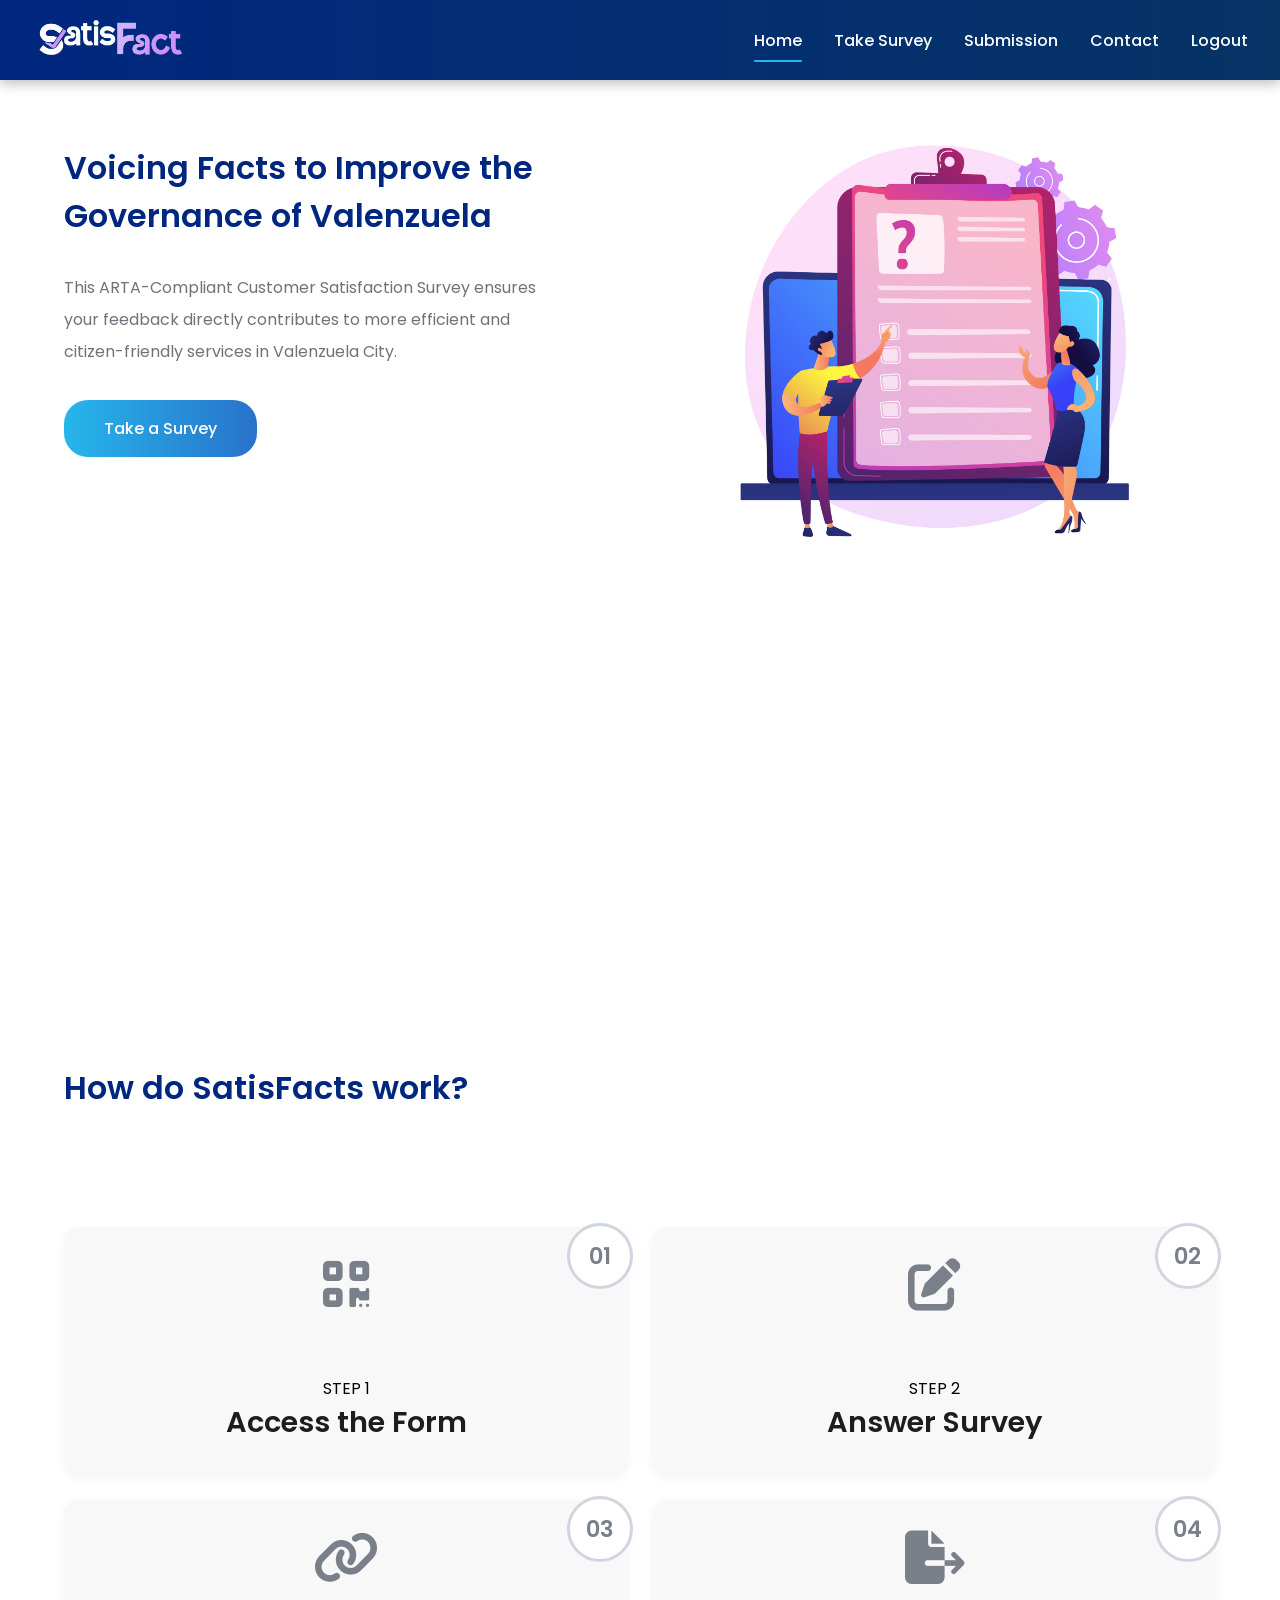
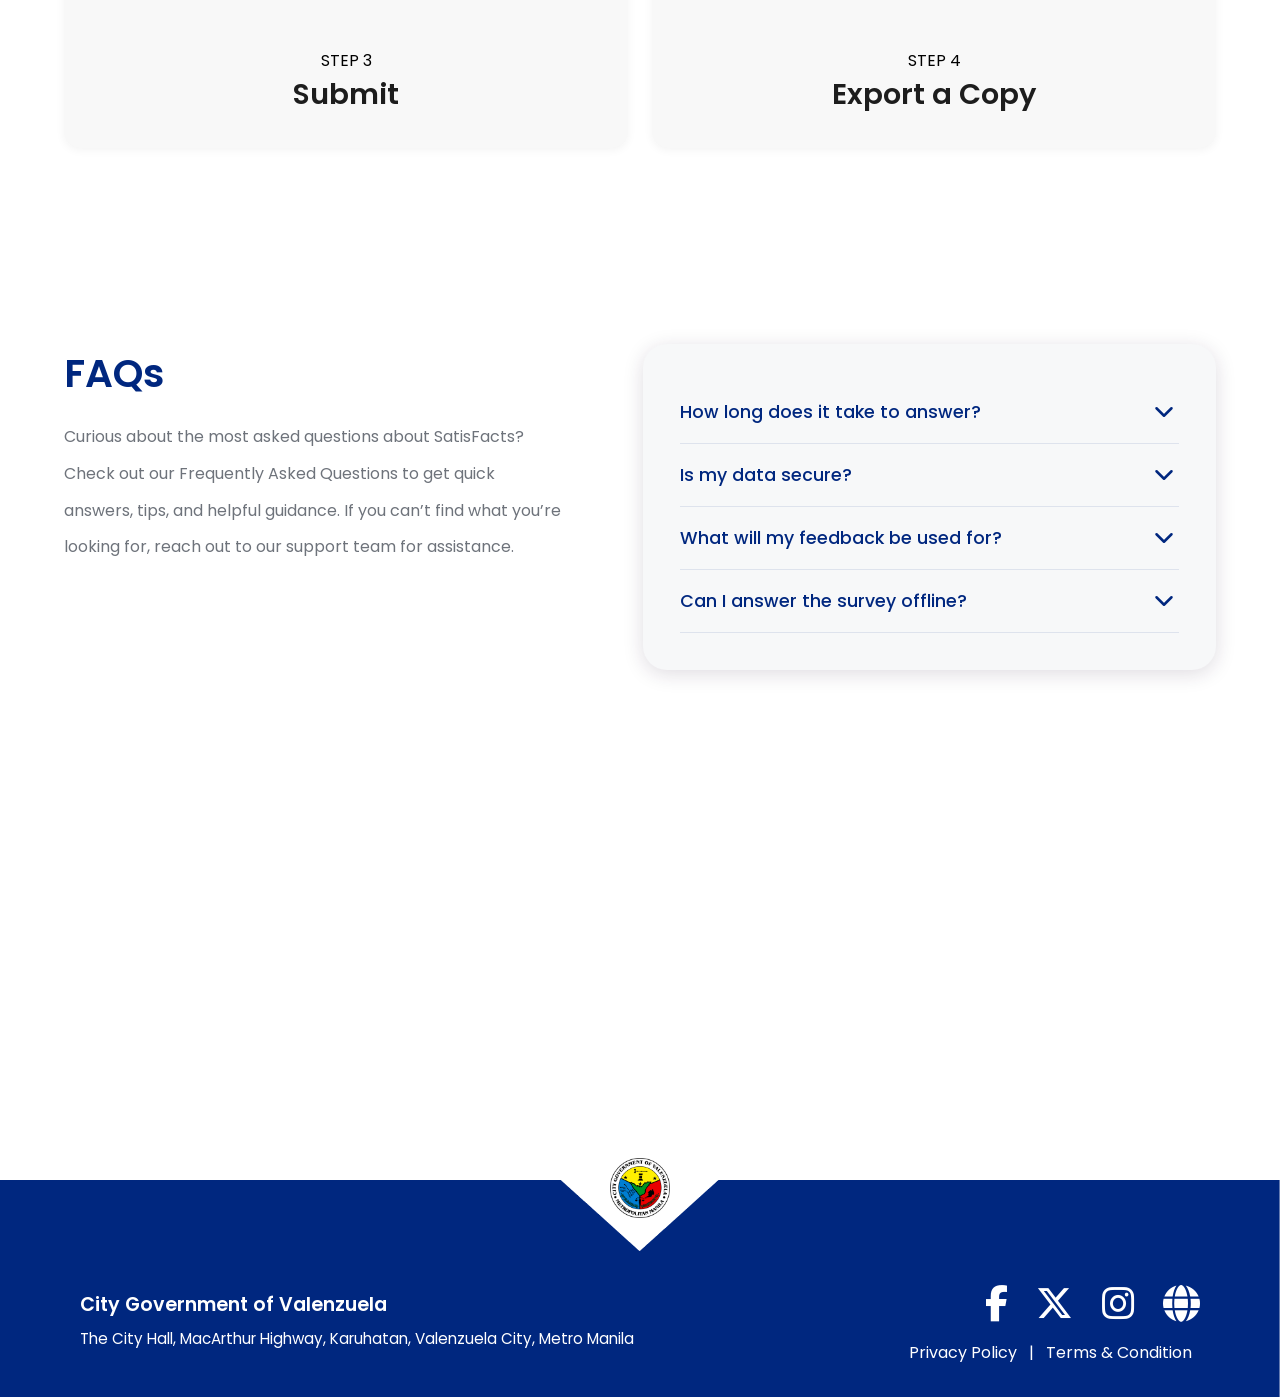
<file: index.html>
<!DOCTYPE html>
<html lang="en">
<head>
    <meta charset="UTF-8">
    <meta name="viewport" content="width=device-width, initial-scale=1.0">
    <title>SatisFacts</title>
    <link rel="stylesheet" href="style.css">
    <link rel="stylesheet" href="https://cdnjs.cloudflare.com/ajax/libs/font-awesome/6.6.0/css/all.min.css">
</head>
<body>
    
    <div class="top-nav">
        <div class="nav-logo">
            <a href="#">
                <img src="assets/satisfacts-logo-2.png" alt="satisfacts-logo">
            </a>
        </div>

        <div class="menu-toggle" id="menu-toggle">
            <span></span>
            <span></span>
            <span></span>
        </div>

        <nav class="nav-links" id="nav-links">
            <ul>
                <li><a href="#" class="active">Home</a></li>
                <li><a href="take-survey-page.html">Take Survey</a></li>
                <li><a href="submissions-page.html">Submission</a></li>
                <li><a href="contact-page.html">Contact</a></li>
                <li><a href="#">Logout</a></li>
            </ul>
        </nav>
    </div>

    <section class="landing-cta" id="landing-cta">
        <div class="cta">
            <h1>Voicing Facts to Improve the Governance of Valenzuela</h1>
            <p>
                This ARTA-Compliant Customer Satisfaction Survey ensures your feedback directly contributes 
                to more efficient and citizen-friendly services in Valenzuela City.
            </p>
            <button class="cta-btn" type="submit">Take a Survey</button>
        </div>

        <div class="illustration">
            <img src="assets/illustration.jpg" alt="illustration">
        </div>
    </section>
    
   <section class="how-it-works" id="how-it-works">
        <div class="how-it-works-heading">
            <h1>How do SatisFacts work?</h1>
        </div>

        <div class="steps-container">
            <div class="step-card" data-step="01">
                <i class="fa-solid fa-qrcode"></i>
                <div class="step-details">
                    <span>STEP 1</span>
                    <h3>Access the Form</h3>
                </div>
            </div>

            <div class="step-card" data-step="02">
                <i class="fa-solid fa-pen-to-square"></i>
                <div class="step-details">
                    <span>STEP 2</span>
                    <h3>Answer Survey</h3>
                </div>
            </div>

            <div class="step-card" data-step="03">
                <i class="fa-solid fa-link"></i>
                <div class="step-details">
                    <span>STEP 3</span>
                    <h3>Submit</h3>
                </div>
            </div>

            <div class="step-card" data-step="04">
                <i class="fa-solid fa-file-export"></i>
                <div class="step-details">
                    <span>STEP 4</span>
                    <h3>Export a Copy</h3>
                </div>
            </div>
        </div>
    </section>

    <section class="faqs" id="faqs">
        <div class="faqs-heading" id="faqs-heading">
            <h1>FAQs</h1>       
            
            <p>
                Curious about the most asked questions about SatisFacts? Check out our Frequently Asked Questions to get quick answers, tips, and helpful guidance. If you can’t find what you’re looking for, 
                reach out to our support team for assistance.
            </p>
        </div>

        <div class="faqs-main">
            <div class="faqs-accordion">
                <details>
                    <summary>
                        <span>How long does it take to answer?</span>
                        <svg class="faq-icon" width="24" height="24" viewBox="0 0 24 24" fill="none" stroke="currentColor" stroke-width="2" stroke-linecap="round" stroke-linejoin="round">
                            <polyline points="6 9 12 15 18 9"/>
                        </svg>
                    </summary>

                    <div class="details-content">
                        <p>
                            The survey is designed to be short and simple. On average, it will only take you 2–3 minutes to complete. 
                            Most questions are multiple-choice or rating scales, so you can quickly share your feedback without any hassle.
                        </p>
                    </div>
                </details>

                <details>
                    <summary>
                        <span>Is my data secure?</span>
                        <svg class="faq-icon" width="24" height="24" viewBox="0 0 24 24" fill="none" stroke="currentColor" stroke-width="2" stroke-linecap="round" stroke-linejoin="round">
                            <polyline points="6 9 12 15 18 9"/>
                        </svg>
                    </summary>

                    <div class="details-content">
                        <p>
                            Yes. All responses are encrypted and stored securely in compliance with the Data Privacy Act of 2012. No personal information
                            is required unless you choose to provide it. 
                        </p>
                    </div>
                </details>

                <details>
                    <summary>
                        <span>What will my feedback be used for?</span>
                        <svg class="faq-icon" width="24" height="24" viewBox="0 0 24 24" fill="none" stroke="currentColor" stroke-width="2" stroke-linecap="round" stroke-linejoin="round">
                            <polyline points="6 9 12 15 18 9"/>
                        </svg>
                    </summary>

                    <div class="details-content">
                        <p>
                            Your feedback is used to evaluate and improve government services. Results are analyzed under ARTA standards to make processes more efficient and citizen-friendly. 
                        </p>
                    </div>
                </details>

                <details>
                    <summary>
                        <span>Can I answer the survey offline?</span>
                        <svg class="faq-icon" width="24" height="24" viewBox="0 0 24 24" fill="none" stroke="currentColor" stroke-width="2" stroke-linecap="round" stroke-linejoin="round">
                            <polyline points="6 9 12 15 18 9"/>
                        </svg>
                    </summary>

                    <div class="details-content">
                        <p>
                            Yes. You can complete the survey even without internet. Your answers are saved locally and will sync automatically once you reconnect online.
                        </p>
                    </div>
                </details>
            </div>
        </div>
    </section>

    <footer class="footer">
        <div class="footer-logo">
            <img src="assets/valenzula-logo.png" alt="City Logo">
        </div>
        <div class="footer-content">
            <div class="footer-left">
                <h4>City Government of Valenzuela</h4>
                <p>The City Hall, MacArthur Highway, Karuhatan, Valenzuela City, Metro Manila</p>
            </div>
            <div class="footer-right">
                <div class="footer-socials">
                    <a href="#"><i class="fab fa-facebook-f"></i></a>
                    <a href="#"><i class="fab fa-x-twitter"></i></a>
                    <a href="#"><i class="fab fa-instagram"></i></a>
                    <a href="#"><i class="fas fa-globe"></i></a>
                </div>
                <div class="footer-links">
                    <a href="#">Privacy Policy</a>
                    <span>|</span>
                    <a href="#">Terms & Condition</a>
                </div>
            </div>
        </div>
    </footer>

    <script src="index.js"></script>
    <script src="faqs-accordion.js"></script>
    <script src="cta-btn.js"></script>
</body>
</html>
</file>
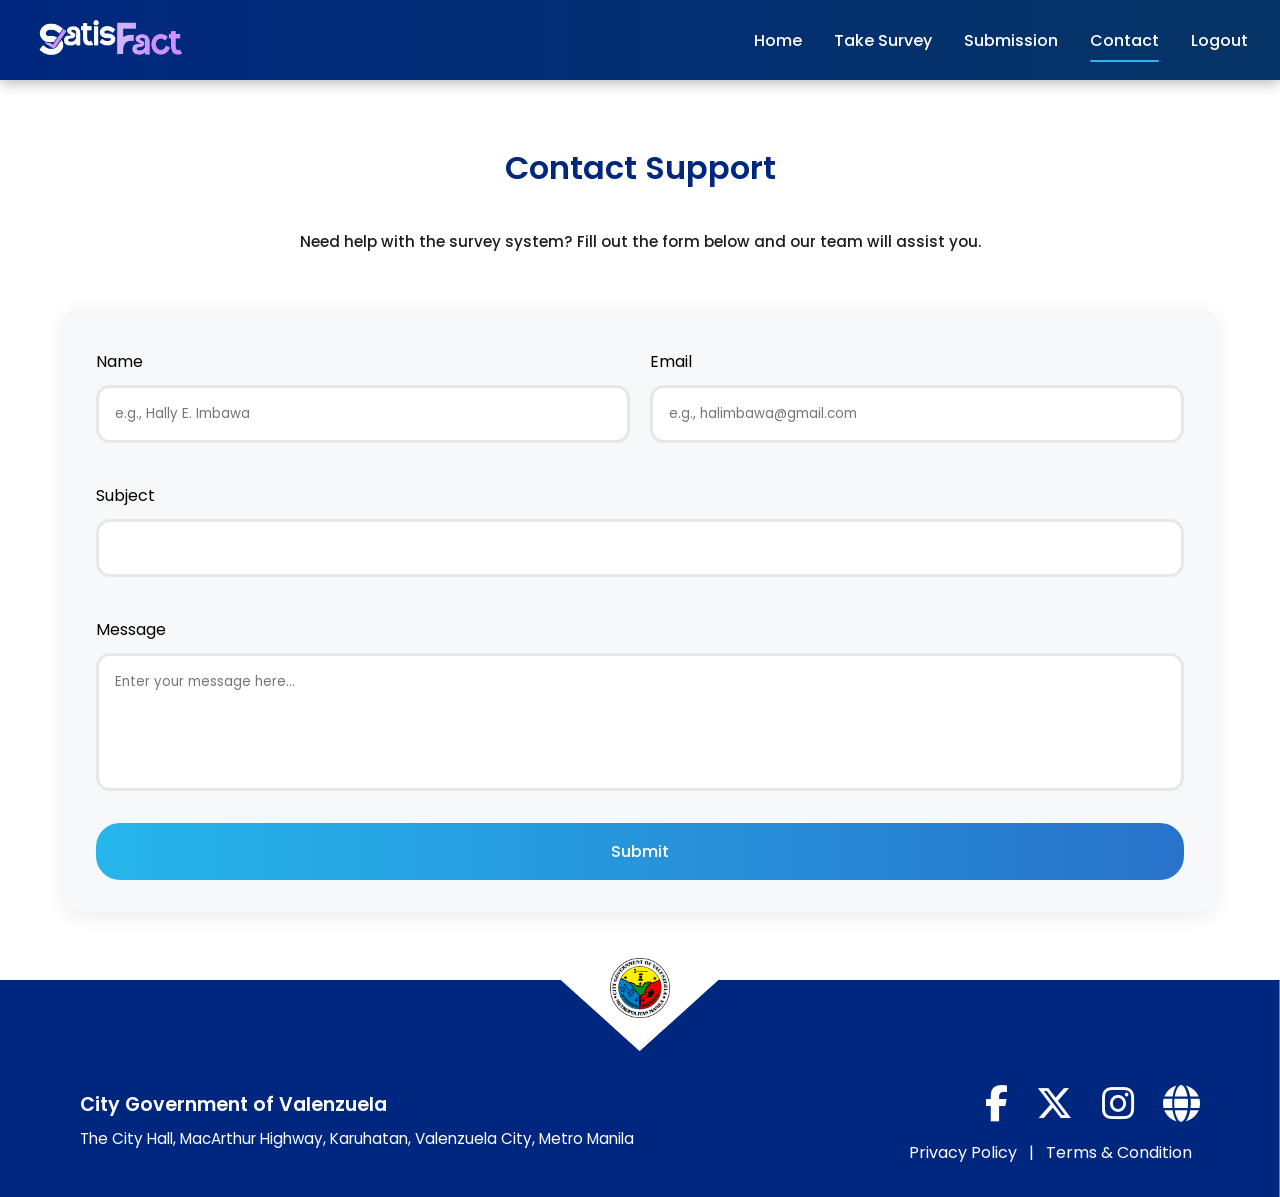
<file: contact-page.html>
<!DOCTYPE html>
<html lang="en">
<head>
    <meta charset="UTF-8">
    <meta name="viewport" content="width=device-width, initial-scale=1.0">
    <title>SatisFacts</title>
    <link rel="stylesheet" href="style.css">
    <link rel="stylesheet" href="https://cdnjs.cloudflare.com/ajax/libs/font-awesome/6.6.0/css/all.min.css">
</head>
<body>
    
    <div class="top-nav">
        <div class="nav-logo">
            <a href="#">
                <img src="assets/satisfacts-logo-2.png" alt="satisfacts-logo">
            </a>
        </div>

        <div class="menu-toggle" id="menu-toggle">
            <span></span>
            <span></span>
            <span></span>
        </div>

        <nav class="nav-links" id="nav-links">
            <ul>
                <li><a href="index.html" >Home</a></li>
                <li><a href="take-survey-page.html">Take Survey</a></li>
                <li><a href="submissions-page.html" >Submission</a></li>
                <li><a href="#" class="active">Contact</a></li>
                <li><a href="#">Logout</a></li>
            </ul>
        </nav>
    </div>

    <section class="contact" id="contact">
        <div class="contact-heading">
            <h1>Contact Support</h1>
            <p>Need help with the survey system? Fill out the form below and our team will assist you.</p>
        </div>

        <form 
            action="" 
            class="contact-form"
        >
            <div class="name-and-email">
                <div class="contact-name">

                    <label for="name">
                        Name
                    </label>

                    <input 
                        type="text" 
                        class="name-input"
                        name="name"
                        placeholder="e.g., Hally E. Imbawa"
                    >                 
                </div>

                <div class="contact-email">

                    <label for="email">
                        Email
                    </label>

                    <input 
                        type="email"
                        class="email-input"
                        name="email"
                        placeholder="e.g., halimbawa@gmail.com"
                    >
                </div>
            </div>

            <div class="contact-subject">
                <label for="subject">
                    Subject
                </label>

                <input 
                    type="text"
                    class="subject-input"
                    name="subject"
                >
            </div>

            <div class="contact-message">
                <label>Message</label>
                <textarea name="message-area" id="message-area" rows="5" placeholder="Enter your message here..."></textarea>
            </div>

            <button type="submit" class="contact-submit-btn">Submit</button>
        </form>
    </section>

    <footer class="footer">
        <div class="footer-logo">
            <img src="assets/valenzula-logo.png" alt="City Logo">
        </div>
        <div class="footer-content">
            <div class="footer-left">
                <h4>City Government of Valenzuela</h4>
                <p>The City Hall, MacArthur Highway, Karuhatan, Valenzuela City, Metro Manila</p>
            </div>
            <div class="footer-right">
                <div class="footer-socials">
                    <a href="#"><i class="fab fa-facebook-f"></i></a>
                    <a href="#"><i class="fab fa-x-twitter"></i></a>
                    <a href="#"><i class="fab fa-instagram"></i></a>
                    <a href="#"><i class="fas fa-globe"></i></a>
                </div>
                <div class="footer-links">
                    <a href="#">Privacy Policy</a>
                    <span>|</span>
                    <a href="#">Terms & Condition</a>
                </div>
            </div>
        </div>
    </footer>

    <script src="index.js"></script>
</body>
</html>
</file>
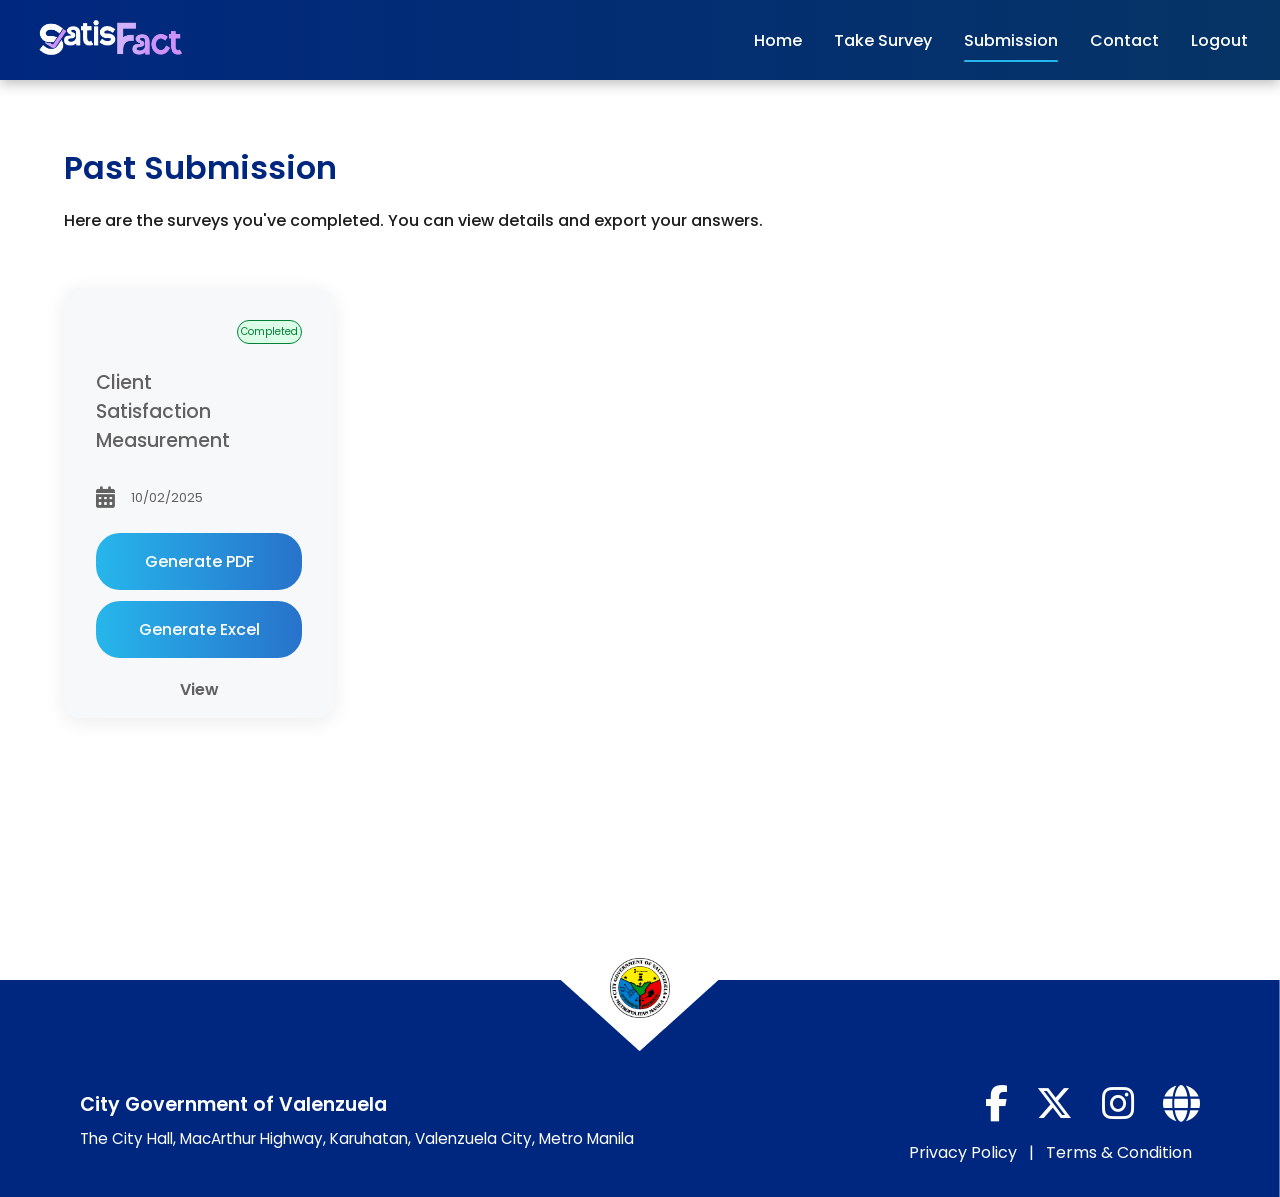
<file: submissions-page.html>
<!DOCTYPE html>
<html lang="en">
<head>
    <meta charset="UTF-8">
    <meta name="viewport" content="width=device-width, initial-scale=1.0">
    <title>SatisFacts</title>
    <link rel="stylesheet" href="style.css">
    <link rel="stylesheet" href="https://cdnjs.cloudflare.com/ajax/libs/font-awesome/6.6.0/css/all.min.css">
</head>
</head>
<body>
    
    <div class="top-nav">
        <div class="nav-logo">
            <a href="#">
                <img src="assets/satisfacts-logo-2.png" alt="satisfacts-logo">
            </a>
        </div>

        <div class="menu-toggle" id="menu-toggle">
            <span></span>
            <span></span>
            <span></span>
        </div>

        <nav class="nav-links" id="nav-links">
            <ul>
                <li><a href="index.html" >Home</a></li>
                <li><a href="take-survey-page.html">Take Survey</a></li>
                <li><a href="#" class="active">Submission</a></li>
                <li><a href="contact-page.html">Contact</a></li>
                <li><a href="#">Logout</a></li>
            </ul>
        </nav>
    </div>

    <section class="submissions" id="submissions">

        <div class="submission-heading">
            <h1>Past Submission</h1>
            <p>Here are the surveys you've completed. You can view details and export your answers.</p>
        </div>

        <div class="submissions-area">
            <div class="submission-card">
                <div class="title-and-status">
                    <div class="status">
                        <span>Completed</span>
                    </div>
                    <div class="title">
                        <h4>Client Satisfaction Measurement</h4>
                    </div>
                </div>

                <div class="date-and-actions">
                    <div class="date">
                        <i class="fa-solid fa-calendar-days"></i>
                        <p>10/02/2025</p>
                    </div>
                    <button class="export-pdf-btn">Generate PDF</button>
                    <button class="export-excel-btn">Generate Excel</button>
                    <button class="view-answer">View</button>

                </div>
            </div>  

            
        </div>
     
    </section>

    

    <footer class="footer">
        <div class="footer-logo">
            <img src="assets/valenzula-logo.png" alt="City Logo">
        </div>
        <div class="footer-content">
            <div class="footer-left">
                <h4>City Government of Valenzuela</h4>
                <p>The City Hall, MacArthur Highway, Karuhatan, Valenzuela City, Metro Manila</p>
            </div>
            <div class="footer-right">
                <div class="footer-socials">
                    <a href="#"><i class="fab fa-facebook-f"></i></a>
                    <a href="#"><i class="fab fa-x-twitter"></i></a>
                    <a href="#"><i class="fab fa-instagram"></i></a>
                    <a href="#"><i class="fas fa-globe"></i></a>
                </div>
                <div class="footer-links">
                    <a href="#">Privacy Policy</a>
                    <span>|</span>
                    <a href="#">Terms & Condition</a>
                </div>
            </div>
        </div>
    </footer>

    <script src="index.js"></script>
</body>
</html>
</file>
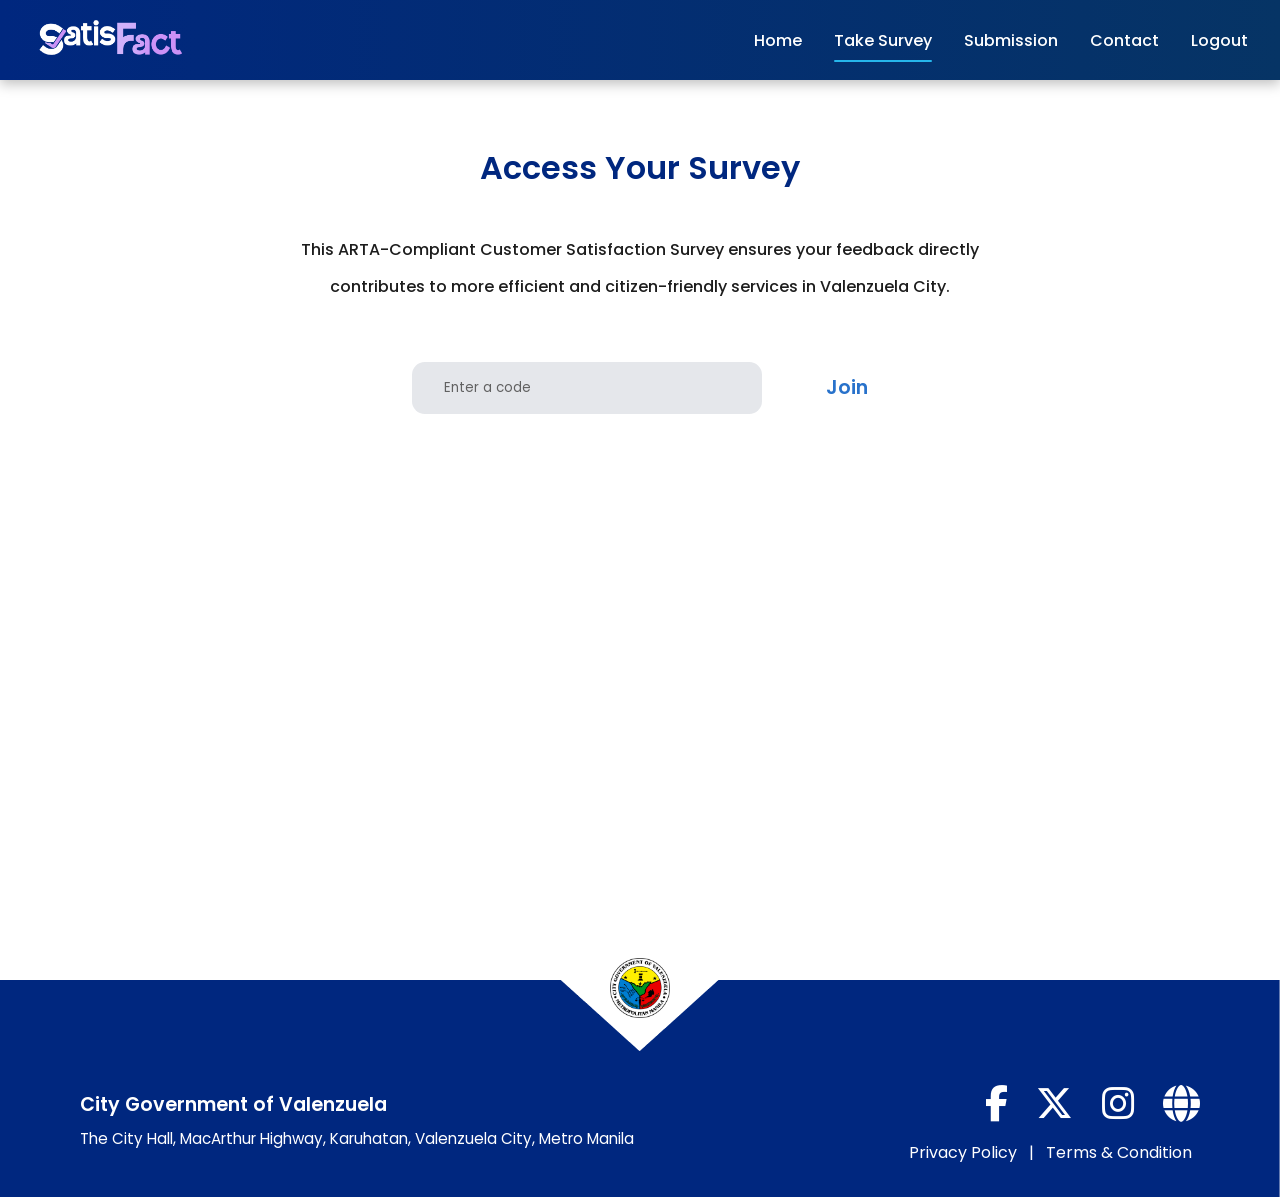
<file: take-survey-page.html>
<!DOCTYPE html>
<html lang="en">
<head>
    <meta charset="UTF-8">
    <meta name="viewport" content="width=device-width, initial-scale=1.0">
    <title>SatisFacts</title>
    <link rel="stylesheet" href="style.css">
    <link rel="stylesheet" href="https://cdnjs.cloudflare.com/ajax/libs/font-awesome/6.6.0/css/all.min.css">

</head>
<body>
    <div class="top-nav">
        <div class="nav-logo">
            <a href="#">
                <img src="assets/satisfacts-logo-2.png" alt="satisfacts-logo">
            </a>
        </div>

        <div class="menu-toggle" id="menu-toggle">
            <span></span>
            <span></span>
            <span></span>
        </div>

        <nav class="nav-links" id="nav-links">
            <ul>
                <li><a href="index.html" >Home</a></li>
                <li><a href="take-survey-page.html" class="active">Take Survey</a></li>
                <li><a href="submissions-page.html">Submission</a></li>
                <li><a href="contact-page.html">Contact</a></li>
                <li><a href="#">Logout</a></li>
            </ul>
        </nav>
    </div>

    <section class="take-survey" id="take-survey">
        <h1>Access Your Survey</h1>
        <p>
            This ARTA-Compliant Customer Satisfaction Survey ensures your feedback directly contributes to
            more efficient and citizen-friendly services in Valenzuela City.
        </p>

        <div class="survey-code">
            <input 
                type="number" 
                class="code-input"
                placeholder="Enter a code"
            >
            <button 
                type="submit" 
                class="code-submit-btn">
                Join
            </button>
        </div>
    </section>

    <footer class="footer">
        <div class="footer-logo">
            <img src="assets/valenzula-logo.png" alt="City Logo">
        </div>
        <div class="footer-content">
            <div class="footer-left">
                <h4>City Government of Valenzuela</h4>
                <p>The City Hall, MacArthur Highway, Karuhatan, Valenzuela City, Metro Manila</p>
            </div>
            <div class="footer-right">
                <div class="footer-socials">
                    <a href="#"><i class="fab fa-facebook-f"></i></a>
                    <a href="#"><i class="fab fa-x-twitter"></i></a>
                    <a href="#"><i class="fab fa-instagram"></i></a>
                    <a href="#"><i class="fas fa-globe"></i></a>
                </div>
                <div class="footer-links">
                    <a href="#">Privacy Policy</a>
                    <span>|</span>
                    <a href="#">Terms & Condition</a>
                </div>
            </div>
        </div>
    </footer>

    <script src="index.js"></script>
</body>
</html>
</file>
<file: style.css>
@import url('https://fonts.googleapis.com/css2?family=Poppins:ital,wght@0,100;0,200;0,300;0,400;0,500;0,600;0,700;0,800;0,900;1,100;1,200;1,300;1,400;1,500;1,600;1,700;1,800;1,900&display=swap');

* {
    margin: 0;
    padding: 0;
    box-sizing: border-box;
    list-style: none;
    font-family: "Poppins";
}

body {
    display: flex;
    flex-direction: column;
}

section {
    min-height: 100vh;
    display: flex;
    width: 100%;
    padding: 6rem 10rem;
}

/*  NAVIGATION BAR  */

.top-nav {
    display: flex;
    align-items: center;
    justify-content: space-between;
    padding: 0 5rem;
    height: 80px;
    background: linear-gradient(90deg, #00277F 0%,  #063465 100%);
    box-shadow: 0 4px 12px hsla(0, 0%, 0%, 0.25);
    position: sticky;
    top: 0;
    z-index: 9999;
}

.nav-logo img {
    height: 60px;
    width: auto;
}

.nav-links ul {
    display: flex;
    gap: 4rem;
}

.nav-links li a {
    position: relative;
    text-decoration: none;
    color: #FFFFFF;
    font-size: 1rem;
    font-weight: 500;
    transition: color 0.3s;
}

.nav-links li a::after {
    content: '';
    position: absolute;
    left: 0;
    bottom: -10px;
    width: 0;
    height: 2px;
    background-color: #26B6EB;
    border-radius: 999px;
    transition: width 0.3s ease;
}

.nav-links li a:hover {
    color: #ddf3ff; 
}

.nav-links li a:hover::after,
.nav-links li a.active::after {
    width: 100%;
}

.menu-toggle {
    display: none;
    flex-direction: column;
    justify-content: space-between;
    width: 25px;
    height: 18px;
    cursor: pointer;
}

.menu-toggle span {
    display: block;
    height: 3px;
    width: 100%;
    background-color: #FFFFFF;
    border-radius: 2px;
    transition: all 0.3s ease;
    transform-origin: center;
}

/*  LANDING SECTION   */

.landing-cta {
    display: flex;
    flex-direction:  row;
    justify-content: space-between;
    align-items: flex-start;
    gap: 2rem;
    width: 100%;
}

.cta {
    display: flex;
    flex: 0.5;
    flex-direction: column;
    gap: 2rem;
}

.cta h1 {
    font-weight: 600;
    font-size: 39px;
    color: #00277F;
    width: 90%;
}

.cta p {
    font-weight: 400;
    font-size: 1rem;
    line-height: 2rem;
    color: #6e737b;
    width: 85%;
}

.cta button {
    width: 193px;
    padding: 1rem;
    border: none;
    background: linear-gradient(90deg, #26B6EB, #2872CB, #9D56CD);
    background-size: 200%;
    color: #FFFFFF;
    font-weight: 500;
    font-size: 1rem;
    border-radius: 24px;
    transition: background-position 0.5s ease;
    cursor: pointer;
}

.cta button:hover {
    background-position: right center;
}

.illustration {
    flex: 0.5;
    display: flex;
    justify-content: center;
    align-items: center;
    margin-bottom: 2rem;
}

.illustration img {
    width: 100%;
    max-width: 500px; 
    height: auto;
    object-fit: contain;
}

/*  HOW IT WORKS SECTION    */

.how-it-works {
    display: flex;
    flex-direction: column;
    justify-content: center;
    gap: 3rem;
    width: 100%;
}

.how-it-works-heading h1 {
    font-weight: 600;
    font-size: 39px;
    color: #00277F;
    text-align: left;
    padding-bottom: 1.2rem;
    width: 100%;
}

.steps-container {
    display: flex;
    flex-wrap: wrap;
    justify-content: center;
    position: relative;
    width: 100%;
    max-width: 1200px;
    margin: 0 auto;
    padding: 3rem 0;
    gap: 2rem;
}

.step-card {
    flex: 1 1 calc(25% - 2rem);
    position: relative;
    background-color: #f8f8f8;
    border-radius: 16px;
    padding: 2rem;
    display: flex;
    flex-direction: column;
    justify-content: flex-start;
    align-items: flex-start;
    gap: 4rem;
    z-index: 1;
    box-shadow: 0 2px 10px rgba(0,0,0,0.05);
    transition: transform 0.3s ease, box-shadow 0.3s ease;
}

.step-card:hover {
    transform: translateY(-4px);
    box-shadow: 0 6px 16px rgba(0,0,0,0.1);
}

.step-card::before {
    margin-top: 1rem;
    content: attr(data-step);
    position: absolute;
    top: -20px;
    left: 90%;
    transform: translateX(-50%);
    width: 60px;
    height: 60px;
    border-radius: 50%;
    border: 3px solid #D0D6E0;
    background-color: #fff;
    color: #7A808A;
    font-weight: 600;
    font-size: 1.4rem;
    display: flex;
    align-items: center;
    justify-content: center;
    z-index: 2;
}

.step-card i {
    font-size: 3.3rem;
    color: #7A808A;
}

.step-details {
    display: flex;
    flex-direction: column;
    text-align: left;
}

.step-details h3 {
    font-size: 1.8rem;
    font-weight: 600;
    color: #1D1D1D;
    text-align: left;
}

/*  FAQs    */

.faqs {
    width: 100%;
    display: flex;
    flex-direction: row;
    align-items: flex-start;
    gap: 5rem;
}

.faqs-heading {
    flex: 0.5;
    max-width: 720px;
    text-align: center;
}

.faqs-heading h1 {
    font-weight: 600;
    font-size: 39px;
    color: #00277F;
    margin-bottom: 1rem;
    text-align: left;
}

.faqs-heading p {
    font-size: 1rem;
    color: #6e737b;
    line-height: 2.3rem;
    text-align: left;
}

.faqs-main {
    flex: 0.5;
    width: 100%;
    max-width: 720px;
    padding: 2.3rem;
    background-color: #F7F8F9;
    border-radius: 24px;
    box-shadow: 0 4px 20px hsla(275, 40%, 15%, 0.15);
    gap: 1.5rem;
}

.faqs-accordion details {
    width: 100%;
    border-bottom: 1px solid rgba(0, 39, 127, 0.1);
    padding: 1rem 0;
    display: flex;
    flex-direction: column;
    overflow-wrap: break-word;
    transition: background-color 0.3s ease; 
}

.faqs-accordion details:hover {
    background-color: rgba(38, 182, 235, 0.05); 
}

.faqs-accordion summary {
    cursor: pointer;
    list-style: none;
    width: 100%;
    display: flex;
    justify-content: space-between;
    align-items: center;
    font-weight: 500;
    font-size: 1.1rem;
    color: #00277F;
    gap: 1rem;
    transition: color 0.3s ease;
}

.faqs-accordion summary::-webkit-details-marker {
    display: none;
}

.faqs-accordion .details-content {
    height: 0;
    overflow: hidden;
    opacity: 0;
    transition: height 0.4s ease, opacity 0.3s ease;
    font-size: 1rem;
    color: #7A808A;
    margin-top: 0.5rem;
}

.faqs-accordion details[open] .details-content {
    opacity: 1;
}

.faqs-accordion .details-content p {
    margin: 0.5rem 0 1rem 0;
    line-height: 1.6rem;
    transition: color 0.3s ease;
}

.faqs-accordion .faq-icon {
    width: 30px;
    height: 30px;
    flex-shrink: 0;
    transition: transform 0.4s cubic-bezier(0.4, 0, 0.2, 1); 
    transform-origin: center center;
    display: block;
    color: #00277F; 
}

.faqs-accordion details[open] .faq-icon {
    transform: rotate(180deg);
}

/*  FOOTER  */

.footer {
    background-image: url('assets/footer.png');
    background-position: center;      
    background-repeat: no-repeat;     
    background-size: 100% 105%;
    color: #FFFFFF;
    position: relative;
    padding: 4rem 10rem 2rem 10rem;
    display: flex;
    flex-direction: column;
    align-items: center;
}

.footer-logo {
    position: absolute;
    top: -30px;
    background: #FFFFFF;
    padding: 0.5rem;
    border-radius: 50%;
    display: flex;
    justify-content: center;
    align-items: center;
}

.footer-logo img {
    width: 60px;
    height: 60px;
    object-fit: contain;
}

.footer-content {
    display: flex;
    justify-content: space-between;
    align-items: center;
    width: 100%;
    max-width: 1200px;
    margin-top: 2rem;
    gap: 2rem;
}

.footer-left h4 {
    font-size: 1.2rem;
    font-weight: 600;
    margin-bottom: 0.5rem;
}

.footer-left p {
    font-size: 0.95rem;
    line-height: 1.5rem;
}

.footer-right {
    display: flex;
    flex-direction: column;
    align-items: flex-end;
    gap: 0.5rem;
}

.footer-socials {
    display: flex;
    flex-direction: row;
    gap: 1rem;
}
.footer-socials a {
    color: #FFFFFF;
    margin-left: 0.8rem;
    font-size: 2.3rem;
    transition: color 0.3s;
    gap: 1.5rem;
}

.footer-socials a:hover {
    color: #26B6EB;
}

.footer-links a {
    color: #FFFFFF;
    text-decoration: none;
    margin: 0 0.5rem;
    font-size: 1rem;
    transition: color 0.3s;
}

.footer-links a:hover {
    color: #26B6EB;
}

.footer-links span {
    color: #FFFFFF;
}

/*  TAKE SURVEY PAGE    */

.take-survey {
    display: flex;
    flex-direction: column;
    justify-content: flex-start;
    align-items: center;
    gap: 2.5rem;
    width: 100%;
}

.take-survey h1 {
    font-weight: 600;
    font-size: 39px;
    color: #00277F;
    text-align: center;
}

.take-survey p {
    font-size: 1rem;
    font-weight: 500;
    color: #1D1D1D;
    line-height: 2.3rem;
    text-align: center;
    width: 65%;
}

.survey-code {
    margin-top: 1rem;
    display: flex;
    flex-direction: row;
    align-items: center;
    justify-content: center;
    gap: 4rem;
    width: 50%;
}

.survey-code .code-input {
    background-color: #E5E7EB;
    border: none;
    border-radius: 0.8rem;
    padding: 1rem 2rem 1rem;
    width: 100%;
    max-width: 350px;
}

.survey-code .code-input::placeholder {
    color: #616161;
}

.survey-code .code-input:focus {
    outline: 3px solid #6430C5; 
}

.survey-code .code-submit-btn {
    border: none;
    background-color: transparent;
    font-size: 1.2rem;
    font-weight: 600;
    color: #2872CB;
    cursor: pointer;
    transition: color 0.3s ease;
}

.survey-code .code-submit-btn:hover {
    color: #6430C5;
}

/*  SUBMISSIONS PAGE    */

.submissions {
    display: flex;
    flex-direction: column;
    justify-content: flex-start;
    gap: 3rem;
}

.submission-heading {
    display: flex;
    flex-direction: column;
    gap: 0.7rem;
}

.submission-heading h1 {
    font-weight: 600;
    font-size: 39px;
    color: #00277F;
    text-align: left;
}

.submission-heading p {
    font-size: 1rem;
    font-weight: 500;
    color: #1D1D1D;
    line-height: 2.3rem;
    text-align: left;
}

.submissions-area {
    display: flex;
    flex-direction: row;
    flex-wrap: wrap;
    width: 100%;
    gap: 1.5rem;
}

.submission-card {
    display: flex;
    flex-direction: column;
    justify-content: space-between;
    background: #F7F8F9;
    border-radius: 16px;
    padding: 2rem;
    box-shadow: 0 4px 20px rgba(0, 0, 0, 0.08);
    flex: 1 1 calc(25% - 2rem);
    gap: 2rem;
    width: 100%;
    max-width: 270px;
    height: 430px;
    transition: transform 0.3s ease, box-shadow 0.3s ease;
}

.title-and-status {
    width: 100%;
    display: flex;
    flex-direction: column;
    gap: 1.5rem;
}

.status {
    width: 100%;
    display: flex;
    justify-content: flex-end;
}

.status span {
    text-align: right;
    font-size: 10px;
    background-color: #DBFCE7;
    color: #008236;
    border: 1px solid #008236;
    padding: 0.2rem;
    border-radius: 75px;
}

.title h4 {
    font-weight: 500;
    font-size: 1.2rem;
    color: #616161;
    width: 85%;
}

.date-and-actions {
    width: 100%;
    display: flex;
    flex-direction: column;
    gap: 0.7rem;
}

.date {
    display: flex;
    flex-direction: row;
    gap: 1rem;
    align-items: center;
    color: #616161;
    margin-bottom: 0.8rem;
}

.date i {
    font-size: 1.35rem;
}

.date p {
    font-size: 0.8rem;
}

.export-pdf-btn,
.export-excel-btn {
    padding: 1rem;
    border: none;
    background: linear-gradient(90deg, #26B6EB, #2872CB, #9D56CD);
    background-size: 200%;
    color: #FFFFFF;
    font-weight: 500;
    font-size: 1rem;
    border-radius: 24px;
    transition: background-position 0.5s ease;
    cursor: pointer;
}

.export-pdf-btn:hover,
.export-excel-btn:hover {
    background-position: right center;
}

.view-answer {
    margin-top: 0.5rem;
    background: transparent;
    border: none;
    font-weight: 600;
    font-size: 1rem;
    color: #616161;
    cursor: pointer;
    transition: color 0.3s ease;
}

.view-answer:hover {
    color: #6430C5;
}

/*  CONTACT PAGE    */

.contact {
    display: flex;
    flex-direction: row;
    align-items: flex-start;
    gap: 5rem;
}

.contact-heading {
    flex: 0.5;
    display: flex;
    flex-direction: column;
    gap: 2rem;
}

.contact-heading h1 {
    font-weight: 600;
    font-size: 39px;
    color: #00277F;
    text-align: left;
}

.contact-heading p {
    font-size: 1rem;
    font-weight: 500;
    color: #1D1D1D;
    line-height: 2.3rem;
    text-align: left;
}

.contact-form {
    flex: 0.5;
    width: 100%;
    display: flex;
    flex-direction: column;
    gap: 2rem;
    background: #F7F8F9;
    border-radius: 16px;
    padding: 3rem;
    box-shadow: 0 4px 20px rgba(0, 0, 0, 0.08);
}

.contact-form input {
    padding: 1rem;
    border: 3px solid #E5E7EB;
    border-radius: 14px;
}

.contact-form input:focus,
.contact-form textarea:focus {
    outline: 3px solid #6430C5; 
}

.contact-form textarea {
    padding: 1rem;
    border: 3px solid #E5E7EB;
    border-radius: 14px;
    resize: none;
}

.name-and-email {
    display: flex;
    flex-direction: row;
    gap: 2rem;
}

.contact-name,
.contact-email {
    flex: 0.5;
    display: flex;
    flex-direction: column;
    gap: 0.5rem;
}

.contact-subject,
.contact-message {
    display: flex;
    flex-direction: column;
    gap: 0.5rem;;
}

.contact-submit-btn {
    border: none;
    background: linear-gradient(90deg, #26B6EB, #2872CB, #9D56CD);
    background-size: 200%;
    color: #FFFFFF;
    font-weight: 500;
    font-size: 1rem;
    border-radius: 24px;
    transition: background-position 0.5s ease;
    cursor: pointer;
    padding: 1rem;
}

.contact-submit-btn:hover {
    background-position: right center;
}




/*  RESPONSIVENESS: 
        1280px - Large Desktops
        1024px - Laptops & Small Desktops
*/

@media (max-width: 1280px) {

    section {
        padding: 4rem 4rem;
    }

    .top-nav {
       padding: 0 2rem;
    }

    .nav-links ul {
        display: flex;
        gap: 2rem;
    }

    .landing-cta {
        gap: 1.5rem;
    }

    .cta h1 {
        font-size: 32px;
        width: 100%;
    }

    .illustration img {
        max-width: 400px;
    }

    .how-it-works h1 {
        font-size: 32px;
    }

    .steps-container {
        flex-wrap: wrap;
        justify-content: center;
        gap: 1.5rem;
    }

    .step-card {
        flex: 1 1 45%;
        align-items: center;
        text-align: center;
        padding: 2rem;
    }

    .step-details {
        align-items: center;
        text-align: center;
    }

    .step-card::before {
        top: -20px;
        left: 95%;
    }

    .footer {
        padding: 4rem 5rem 2rem 5rem;
        background-size: 100% 110%; 
    }

    .take-survey h1 {
        font-size: 32px;
    }

    .submission-heading h1 {
        font-size: 32px;
    }

    .contact {
        flex-direction: column;
        align-items: center;
        text-align: center;
        gap: 3rem;
    }

    .contact-heading {
        flex: unset;
        width: 75%;
        text-align: center;
    }

    .contact-heading h1 {
        text-align: center;
        font-size: 32px;
    }

    .contact-heading p {
        font-size: 0.95rem;
        text-align: center;
    }

    .contact-form {
        flex: unset;
        width: 100%;
        padding: 2rem;
        text-align: left;
    }

    .contact-form label {
        margin-bottom: 0.2rem;
        margin-top: 0.5rem;
    }

    .name-and-email {
        flex-direction: row;
        gap: 1.2rem;
    }

    .contact-name,
    .contact-email {
        width: 100%;
    }
}

@media (max-width: 768px) {
    section {
        padding: 4rem 2.2rem;
    }

    .top-nav {
        padding: 0 2rem;
    }

    .menu-toggle {
        display: flex;
    }

    .nav-links {
        position: absolute;
        top: 80px;
        right: 0;
        width: 100%;
        background: linear-gradient(90deg, #00277F 0%, #063465 100%);
        display: none;
        flex-direction: column;
        align-items: center;
        text-align: center;
        padding: 1.5rem 0;
    }

    .nav-links ul {
        flex-direction: column;
        padding: 0 4rem;
        gap: 4rem;
    }

    .nav-links.active {
        display: flex;
        animation: slideDown 0.3s ease forwards;
    }

    .nav-links li a {
        display: flex;
        align-items: center;
        justify-content: center;
        font-size: 1.1rem;
        gap: 1rem;
    }

    .landing-cta {
        flex-direction: column-reverse;
        align-items: center;
        text-align: center;
        gap: 1rem;
        width: 100%;
    }

    .cta {
        align-items: center;
        flex: 1;
    }

    .cta h1 {
        font-size: 28px;
        width: 85%;
    }

    .cta p {
        width: 85%;
        font-size: 0.95rem;
        line-height: 1.8rem;
    }

    .cta button {
        font-size: 0.95rem;
    }

    .illustration img {
        max-width: 300px;
        height: auto;
    }

    @keyframes slideDown {
        from { opacity: 0; transform: translateY(-10px); }
        to { opacity: 1; transform: translateY(0); }
    }

    .menu-toggle.open span:nth-child(1) {
        transform: translateY(7.5px) rotate(45deg);
    }
    .menu-toggle.open span:nth-child(2) { opacity: 0; }
    .menu-toggle.open span:nth-child(3) {
        transform: translateY(-7.5px) rotate(-45deg);
    }

    .how-it-works {
        align-items: center;
        text-align: center;
        gap: 1rem;
    }

    .how-it-works h1 {
        font-size: 28px;
        text-align: center;
        padding: 0 2rem;
    }

    .steps-container {
        flex-direction: column;
        align-items: center;
        padding-left: 50px;
        padding-bottom: 0;
        gap: 3rem;
    }

    .steps-container::before {
        top: 0;
        bottom: 0;
        left: 30px; 
        width: 3px;
        height: auto;
    }

    .step-card {
        width: 100%;
        max-width: 200px;
        padding: 2rem 2rem 2rem 2rem; 
        flex-direction: column;
        align-items: center;
        gap: 1.5rem;
        box-shadow: 0 2px 6px rgba(0,0,0,0.05);
        margin-top: 0;
        margin-left: 2rem;
    }

    .step-card::before {
        top: 50%;
        left: -83px; 
        transform: translateY(-50%);
    }

    .step-details h3 {
        font-size: 1.3rem;
        text-align: center;
    }


    .step-card i {
        font-size: 2rem;
        color: #7A808A;
    }

    .step-details {
        text-align: center;
        align-items: center;
    }

    .step-details h3 {
        font-size: 1.3rem;
        width: 100%;
    }

    .faqs {
        flex-direction: column;
        align-items: center;
        gap: 2rem;
    }

    .faqs-heading {
        text-align: center;
        flex: 0.2;
    }

    .faqs-heading h1 {
        font-size: 28px;
        text-align: center;
    }

    .faqs-heading p {
        padding: 0 2.1rem;
        font-size: 0.95rem;
        line-height: 1.8rem;
        text-align: center;
    }

    .faqs-main {
        padding: 1.5rem;
        max-width: 100%;
        border-radius: 16px;
        flex: 0.2;
    }

    .faqs-accordion details {
        padding: 0.8rem 0;
    }

    .faqs-accordion summary {
        font-size: 1rem;
        gap: 0.8rem;
    }

    .faqs-accordion .faq-icon {
        width: 24px;
        height: 24px;
    }

    .faqs-accordion .details-content {
        font-size: 0.95rem;
        margin-top: 0.4rem;
        line-height: 1.5rem;
    }

    .faqs-accordion details:hover {
        background-color: rgba(38, 182, 235, 0.03);
    }

    .footer {
        padding: 3rem 2rem 2rem 2rem;
        background-size: 300% 130%;
    }

    .footer-logo {
        top: -25px;
        width: 50px;
        height: 50px;
        padding: 0.3rem;
    }

    .footer-logo img {
        width: 50px;
        height: 50px;
    }

    .footer-content {
        flex-direction: column;
        align-items: center;
        gap: 1.5rem;
    }

    .footer-left {
        margin-top: 3.3rem;
    }
    .footer-left h4 {
        font-size: 1rem;
        text-align: center;
    }

    .footer-left p {
        font-size: 0.85rem;
        text-align: center;
    }

    .footer-right {
        align-items: center;
    }

    .footer-socials {
        justify-content: center;
        gap: 1.3rem;
    }

    .footer-socials a {
        font-size: 1.8rem;
        margin-left: 0;
    }

    .footer-links {
        text-align: center;
        margin-top: 1rem;
    }

    .footer-links a {
        font-size: 0.85rem;
        margin: 0 0.4rem;
    }

    .take-survey {
        min-height: 75vh;
    }

    .take-survey p {
        font-size: 0.95rem;
        width: 85%;
    }

    .survey-code {
        width: 90%;
        gap: 2.2rem;
    }

    .survey-code .code-input {
        max-width: 450px;
    }

    .submission-heading {
        padding: 0 1.5rem;
    }

    .submission-heading h1 {
        text-align: center;
    }

    .submission-heading p {
        text-align: center;
        font-size: 0.95rem;
    }

    .submissions-area {
        align-items: center;
        justify-content: center;
    }

    .contact-heading {
        width: 85%;
    }

    .contact-heading h1 {
        font-size: 28px;
    }

    .contact-heading p {
        font-size: 0.95rem;
    }

    .contact-form {
        padding: 1.5rem;
        gap: 1.5rem;
    }

    .name-and-email {
        flex-direction: column;
        gap: 1.2rem;
    }

    .contact-form input,
    .contact-form textarea {
        font-size: 0.9rem;
        padding: 0.8rem;
    }

    .contact-submit-btn {
        font-size: 0.95rem;
        padding: 0.9rem;
        border-radius: 20px;
    }
}
</file>
